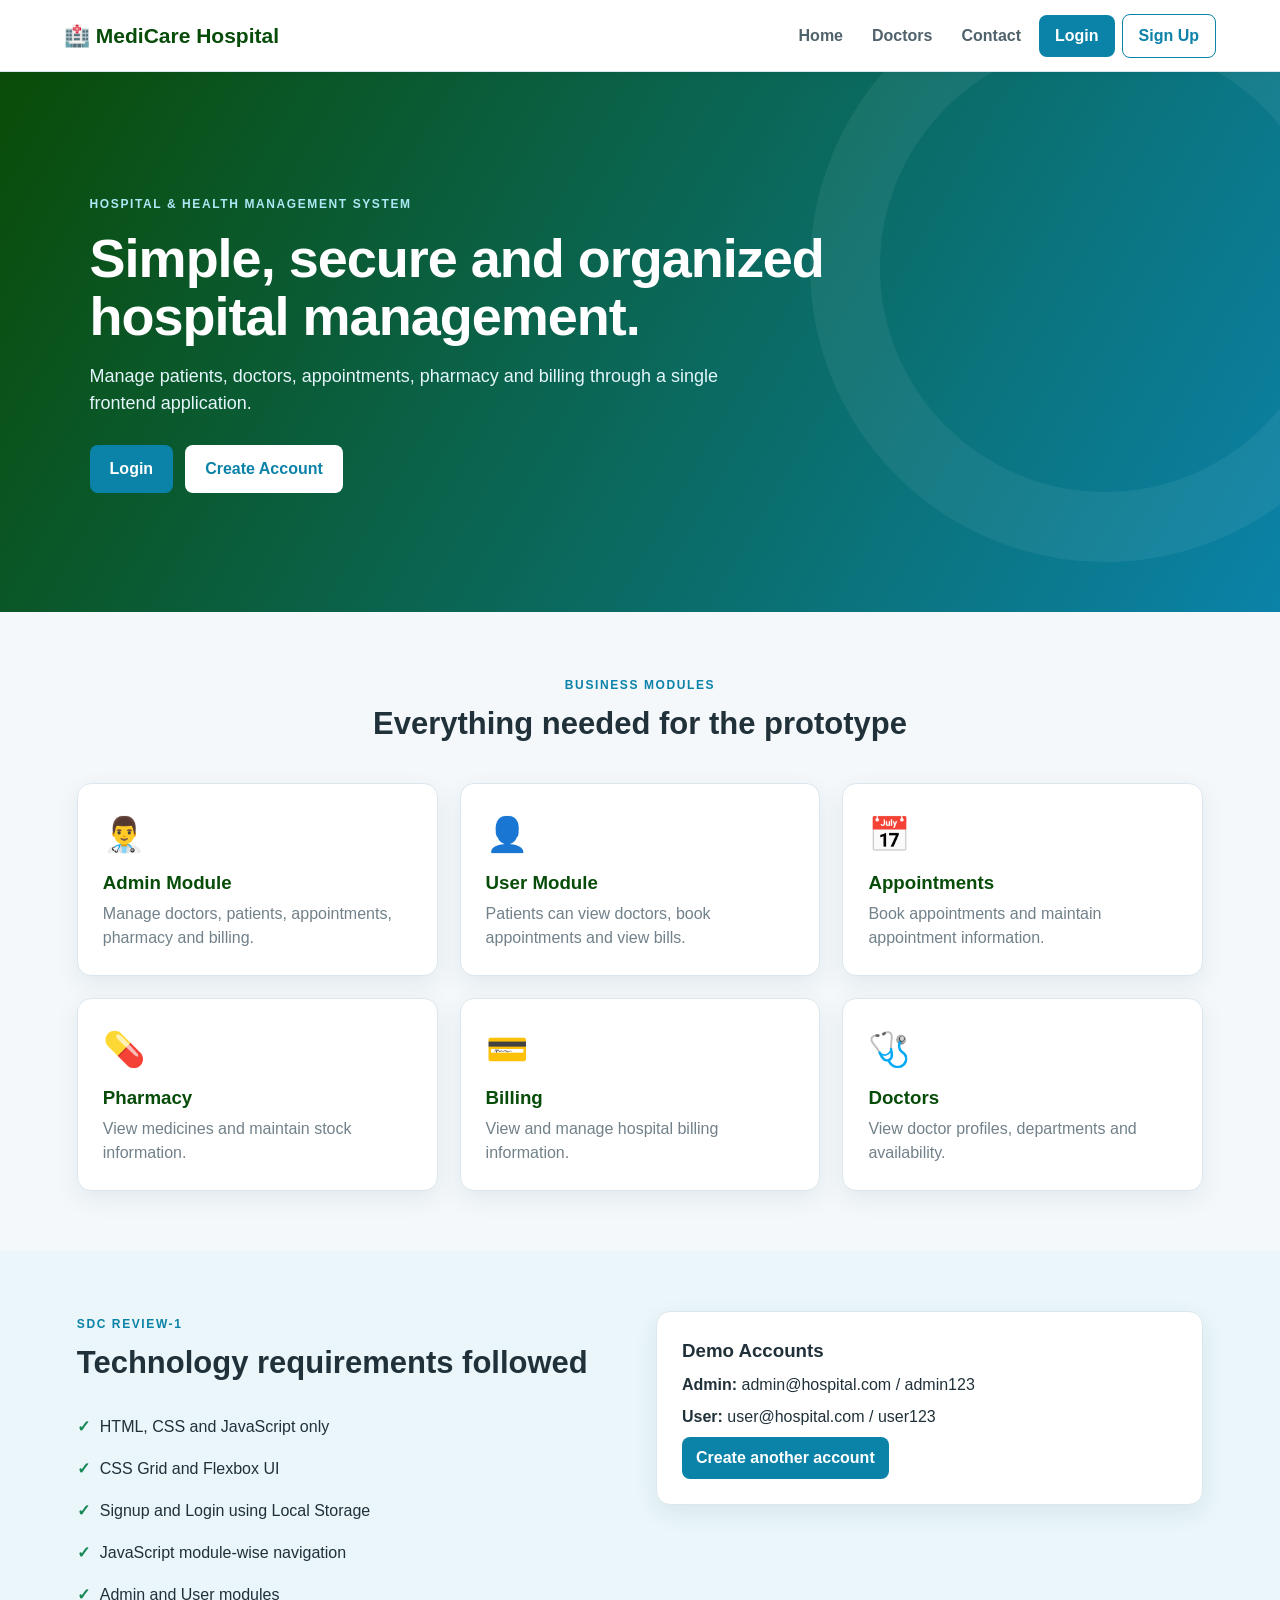
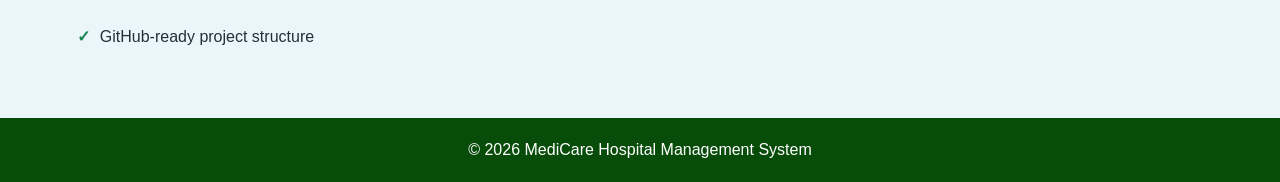
<file: Hospital-Management-System/index.html>
<!DOCTYPE html>
<html lang="en">
<head>
  <meta charset="UTF-8">
  <meta name="viewport" content="width=device-width, initial-scale=1.0">
  <title>MediCare Hospital | Home</title>
  <link rel="stylesheet" href="css/style.css">
</head>
<body>
<header class="navbar">
  <a class="brand" href="index.html">🏥 MediCare Hospital</a>
  <nav>
    <a href="index.html">Home</a>
    <a href="doctors.html">Doctors</a>
    <a href="contact.html">Contact</a>
    <a class="nav-btn" href="login.html">Login</a>
    <a class="nav-btn outline" href="signup.html">Sign Up</a>
  </nav>
</header>

<section class="hero">
  <div class="hero-content">
    <span class="eyebrow">Hospital & Health Management System</span>
    <h1>Simple, secure and organized hospital management.</h1>
    <p>Manage patients, doctors, appointments, pharmacy and billing through a single frontend application.</p>
    <div class="actions">
      <a class="btn" href="login.html">Login</a>
      <a class="btn secondary" href="signup.html">Create Account</a>
    </div>
  </div>
</section>

<section class="section">
  <div class="section-title">
    <span class="eyebrow">Business Modules</span>
    <h2>Everything needed for the prototype</h2>
  </div>
  <div class="grid-3">
    <article class="card"><div class="icon">👨‍⚕️</div><h3>Admin Module</h3><p>Manage doctors, patients, appointments, pharmacy and billing.</p></article>
    <article class="card"><div class="icon">👤</div><h3>User Module</h3><p>Patients can view doctors, book appointments and view bills.</p></article>
    <article class="card"><div class="icon">📅</div><h3>Appointments</h3><p>Book appointments and maintain appointment information.</p></article>
    <article class="card"><div class="icon">💊</div><h3>Pharmacy</h3><p>View medicines and maintain stock information.</p></article>
    <article class="card"><div class="icon">💳</div><h3>Billing</h3><p>View and manage hospital billing information.</p></article>
    <article class="card"><div class="icon">🩺</div><h3>Doctors</h3><p>View doctor profiles, departments and availability.</p></article>
  </div>
</section>

<section class="section light">
  <div class="two-col">
    <div>
      <span class="eyebrow">SDC Review-1</span>
      <h2>Technology requirements followed</h2>
      <ul class="check-list">
        <li>HTML, CSS and JavaScript only</li>
        <li>CSS Grid and Flexbox UI</li>
        <li>Signup and Login using Local Storage</li>
        <li>JavaScript module-wise navigation</li>
        <li>Admin and User modules</li>
        <li>GitHub-ready project structure</li>
      </ul>
    </div>
    <div class="info-panel">
      <h3>Demo Accounts</h3>
      <p><strong>Admin:</strong> admin@hospital.com / admin123</p>
      <p><strong>User:</strong> user@hospital.com / user123</p>
      <a class="btn small" href="signup.html">Create another account</a>
    </div>
  </div>
</section>

<footer>© 2026 MediCare Hospital Management System</footer>
<script src="js/script.js"></script>
</body>
</html>
</file>
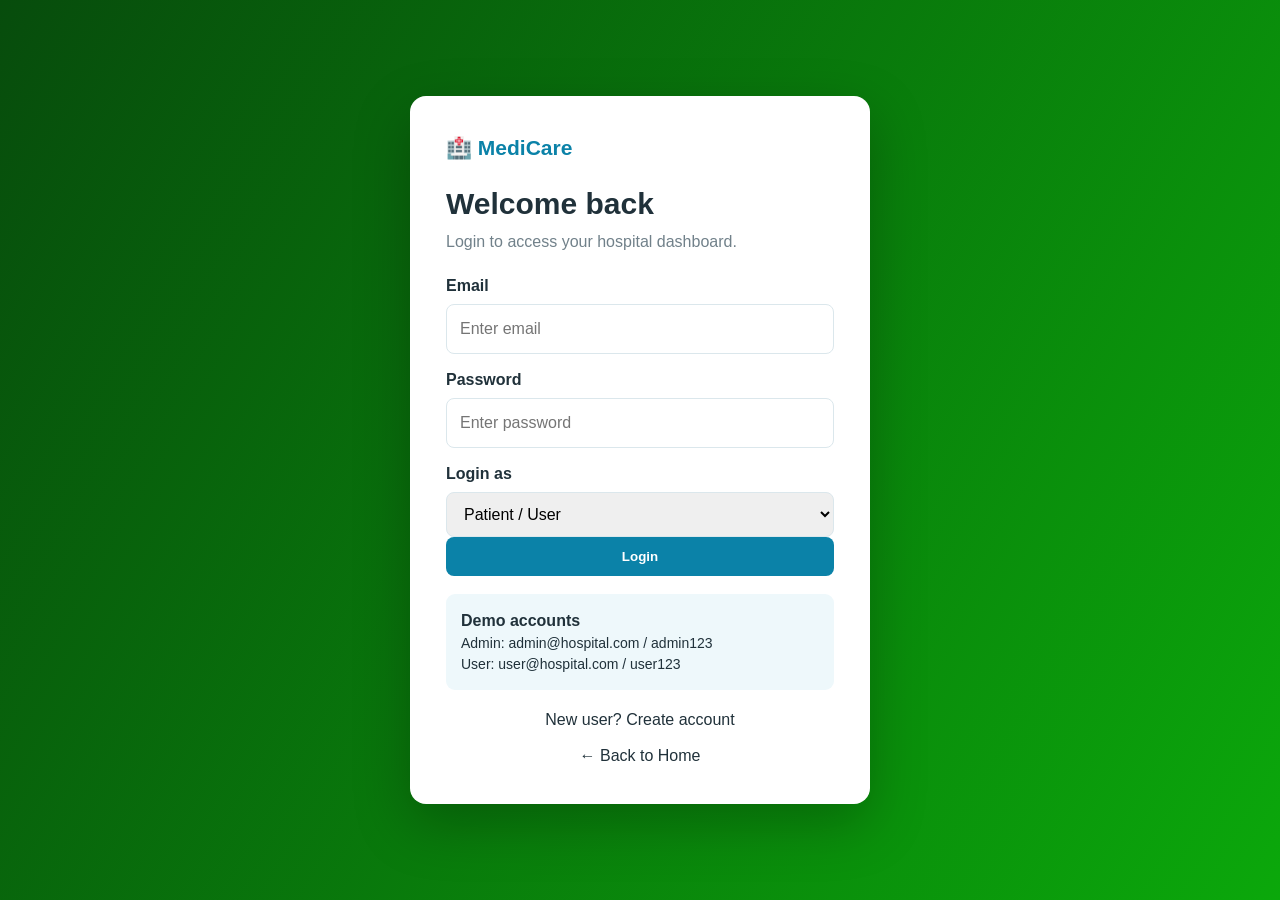
<file: Hospital-Management-System/admin.html>
<!DOCTYPE html>
<html lang="en">
<head>
<meta charset="UTF-8">
<meta name="viewport" content="width=device-width, initial-scale=1.0">
<title>Administrator Dashboard | MediCare Hospital</title>
<link rel="stylesheet" href="css/style.css">
</head>
<body>
<header class="navbar"><a class="brand" href="index.html">🏥 MediCare Admin</a><nav><a href="admin.html">Dashboard</a><a href="doctors.html">Doctors</a><a href="patients.html">Patients</a><a href="appointments.html">Appointments</a><a href="pharmacy.html">Pharmacy</a><a href="billing.html">Billing</a><button class="logout-btn" onclick="logout()">Logout</button></nav></header>
<main class="section dashboard-page">
  <div class="page-head"><div><span class="eyebrow">Admin Module</span><h1>Administrator Dashboard</h1><p class="muted">Manage the major hospital business modules.</p></div><div id="sessionUser" class="user-chip"></div></div>
  <div class="stats-grid">
    <div class="stat"><span>👨‍⚕️ Doctors</span><strong id="doctorCount">0</strong></div>
    <div class="stat"><span>👤 Patients</span><strong id="patientCount">0</strong></div>
    <div class="stat"><span>📅 Appointments</span><strong id="appointmentCount">0</strong></div>
    <div class="stat"><span>💊 Medicines</span><strong id="medicineCount">0</strong></div>
  </div>
  <div class="grid-3">
    <a class="card link-card" href="doctors.html"><div class="icon">👨‍⚕️</div><h3>Doctor Management</h3><p>Add and view doctors.</p></a>
    <a class="card link-card" href="patients.html"><div class="icon">👤</div><h3>Patient Management</h3><p>View registered patients.</p></a>
    <a class="card link-card" href="appointments.html"><div class="icon">📅</div><h3>Appointment Management</h3><p>View and manage appointments.</p></a>
    <a class="card link-card" href="pharmacy.html"><div class="icon">💊</div><h3>Pharmacy</h3><p>Manage medicine stock.</p></a>
    <a class="card link-card" href="billing.html"><div class="icon">💳</div><h3>Billing</h3><p>View hospital bills.</p></a>
  </div>
</main>
<script src="js/script.js"></script>
<script>protectPage("admin"); renderAdminStats();</script>
</body></html>
</html>
</file>
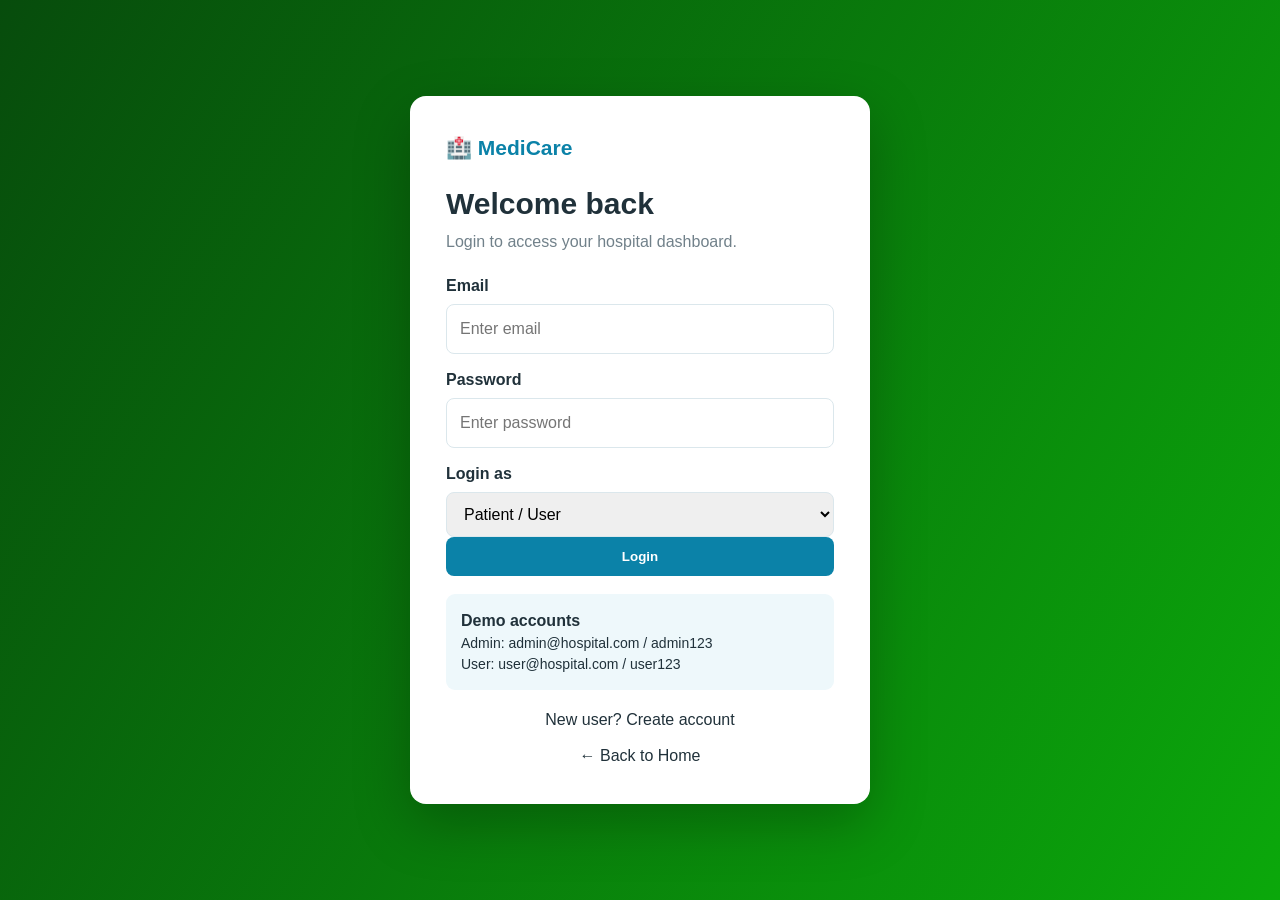
<file: Hospital-Management-System/appointments.html>
<!DOCTYPE html>
<html lang="en"><head><meta charset="UTF-8"><meta name="viewport" content="width=device-width,initial-scale=1.0">
<title>Appointments | MediCare</title><link rel="stylesheet" href="css/style.css"></head>
<body>
<header class="navbar"><a class="brand" href="index.html">🏥 MediCare </a><nav><a href="admin.html">Admin</a><a href="user.html">User</a><a href="doctors.html">Doctors</a><a href="pharmacy.html">Pharmacy</a><button class="logout-btn" onclick="logout()">Logout</button></nav></header>
<main class="section dashboard-page">
<div class="page-head"><div><span class="eyebrow">Appointment Module</span><h1>Appointments</h1><p class="muted">Book and manage appointments.</p></div></div>
<div class="form-card">
<h3>Book Appointment</h3>
<form id="appointmentForm" class="form-grid">
<input id="appointmentPatient" placeholder="Patient name" required>
<select id="appointmentDoctor" required></select>
<input id="appointmentDate" type="date" required>
<input id="appointmentTime" type="time" required>
<button class="btn" type="submit">Book Appointment</button>
</form></div>
<div class="table-wrap"><table><thead><tr><th>Patient</th><th>Doctor</th><th>Date</th><th>Time</th><th>Status</th></tr></thead><tbody id="appointmentTable"></tbody></table></div>
</main><script src="js/script.js"></script><script>protectPage(); renderAppointmentDoctors(); renderAppointments(); setupAppointmentForm();</script>
</body></html>
</file>
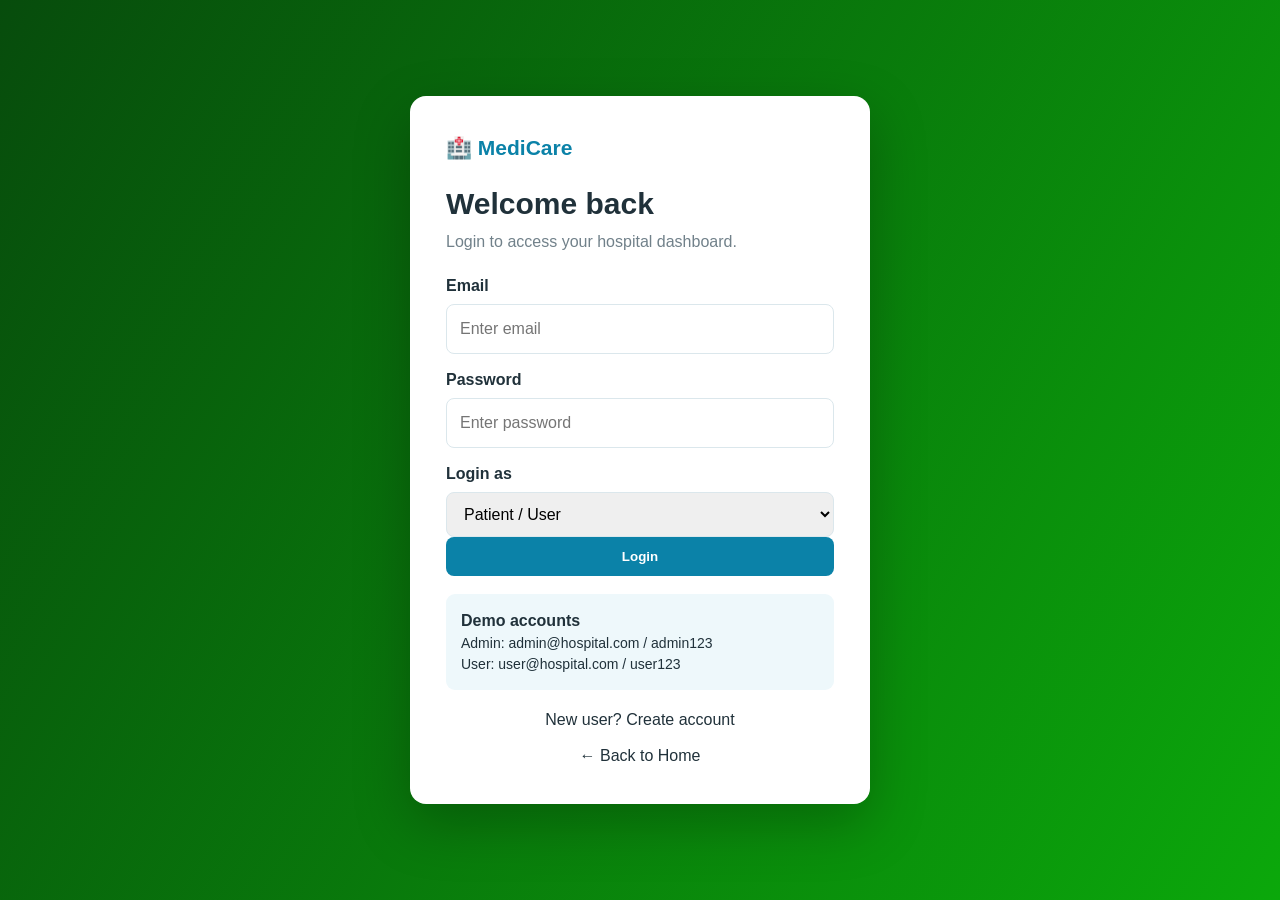
<file: Hospital-Management-System/billing.html>
<!DOCTYPE html>
<html lang="en"><head><meta charset="UTF-8"><meta name="viewport" content="width=device-width,initial-scale=1.0">
<title>Billing | MediCare</title><link rel="stylesheet" href="css/style.css"></head>
<body>
<header class="navbar"><a class="brand" href="index.html">🏥 MediCare </a><nav><a href="admin.html">Admin</a><a href="user.html">User</a><a href="appointments.html">Appointments</a><a href="#">Logout</a><button class="logout-btn" onclick="logout()">Logout</button></nav></header>
<main class="section dashboard-page">
<div class="page-head"><div><span class="eyebrow">Billing Module</span><h1>Hospital Billing</h1><p class="muted">Sample billing records for demonstration.</p></div></div>
<div class="table-wrap"><table><thead><tr><th>Bill ID</th><th>Patient</th><th>Service</th><th>Amount</th><th>Status</th></tr></thead>
<tbody>
<tr><td>B001</td><td>Rahul Kumar</td><td>Consultation</td><td>₹500</td><td><span class="status paid">Paid</span></td></tr>
<tr><td>B002</td><td>Sneha Reddy</td><td>Lab Test</td><td>₹1,200</td><td><span class="status pending">Pending</span></td></tr>
<tr><td>B003</td><td>Arjun Rao</td><td>Hospital Service</td><td>₹2,500</td><td><span class="status paid">Paid</span></td></tr>
</tbody></table></div>
</main><script src="js/script.js"></script><script>protectPage();</script>
</body></html>
</file>
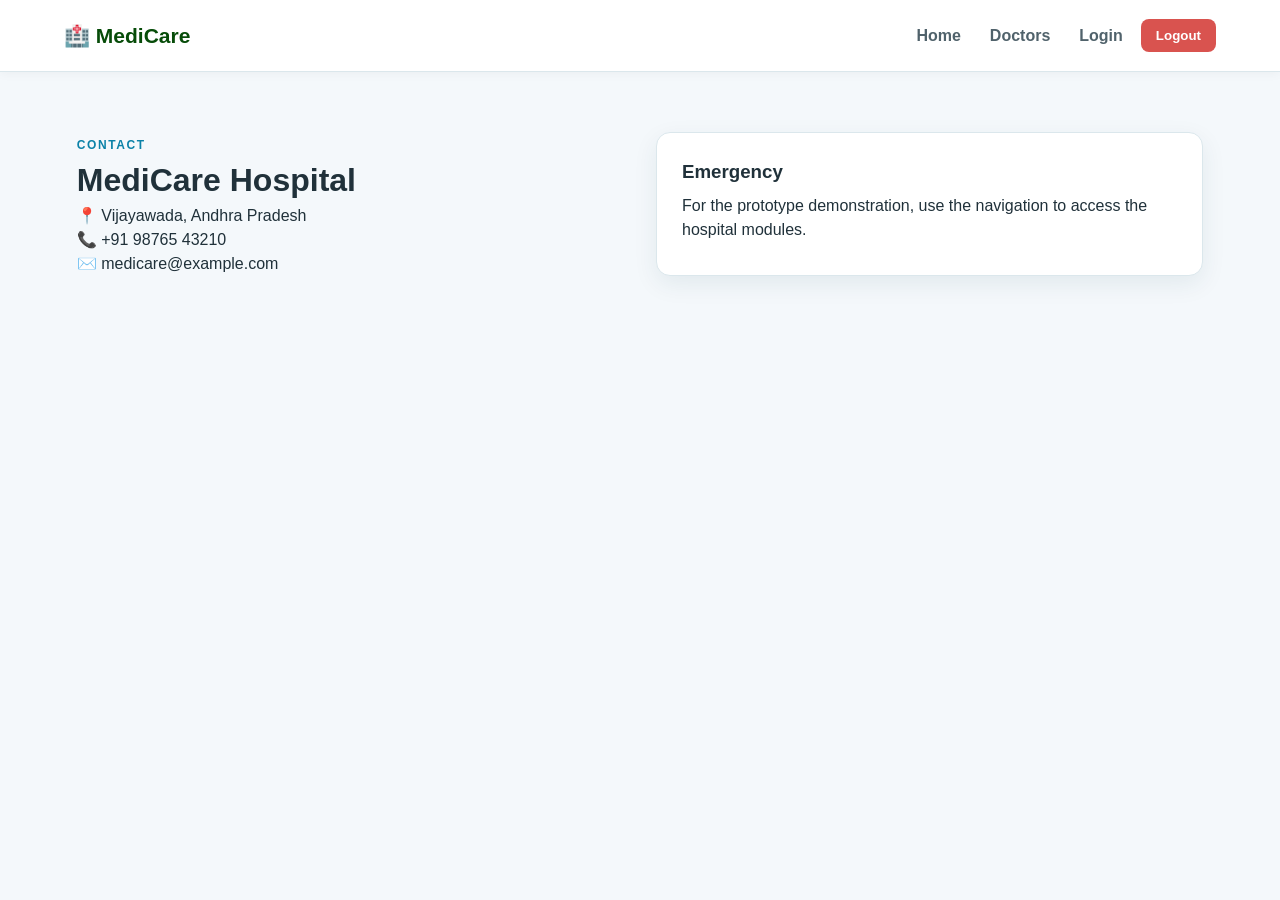
<file: Hospital-Management-System/contact.html>
<!DOCTYPE html>
<html lang="en"><head><meta charset="UTF-8"><meta name="viewport" content="width=device-width,initial-scale=1.0">
<title>Contact | MediCare</title><link rel="stylesheet" href="css/style.css"></head>
<body>
<header class="navbar"><a class="brand" href="index.html">🏥 MediCare </a><nav><a href="index.html">Home</a><a href="doctors.html">Doctors</a><a href="login.html">Login</a><button class="logout-btn" onclick="logout()">Logout</button></nav></header>
<main class="section dashboard-page">
<div class="two-col">
<div><span class="eyebrow">Contact</span><h1>MediCare Hospital</h1><p>📍 Vijayawada, Andhra Pradesh</p><p>📞 +91 98765 43210</p><p>✉️ medicare@example.com</p></div>
<div class="info-panel"><h3>Emergency</h3><p>For the prototype demonstration, use the navigation to access the hospital modules.</p></div>
</div></main>
</body></html>
</file>
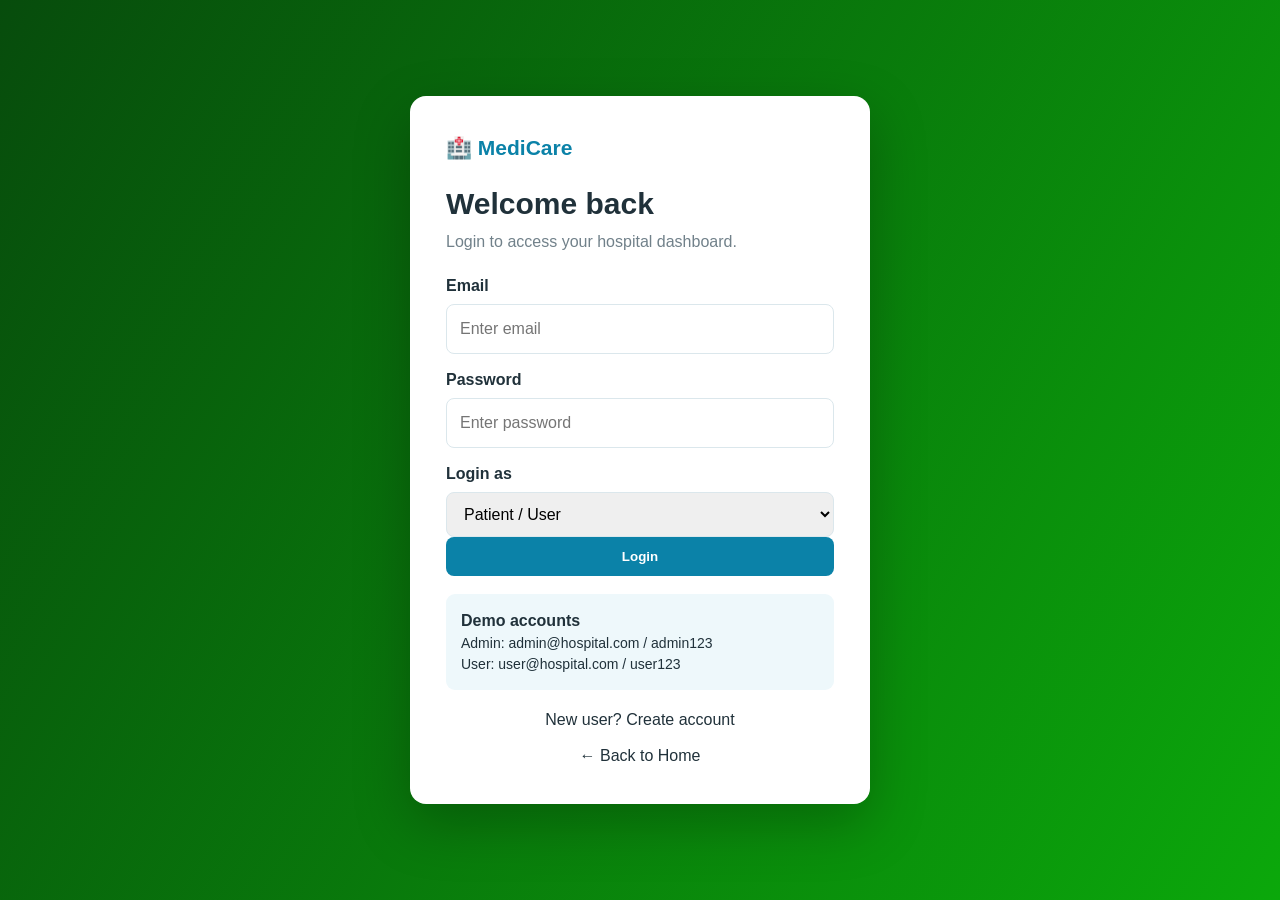
<file: Hospital-Management-System/doctors.html>
<!DOCTYPE html>
<html lang="en"><head><meta charset="UTF-8"><meta name="viewport" content="width=device-width,initial-scale=1.0">
<title>Doctors | MediCare</title><link rel="stylesheet" href="css/style.css"></head>
<body>
<header class="navbar"><a class="brand" href="index.html">🏥 MediCare </a><nav><a href="index.html">Home</a><a href="admin.html">Dashboard</a><a href="user.html">User</a><a href="appointments.html">Appointments</a><button class="logout-btn" onclick="logout()">Logout</button></nav></header>
<main class="section dashboard-page">
<div class="page-head"><div><span class="eyebrow">Doctor Module</span><h1>Doctor Management</h1><p class="muted">Admin can add doctors; users can view them.</p></div></div>
<div class="form-card admin-only">
<h3>Add Doctor</h3>
<form id="doctorForm" class="form-grid">
<input id="doctorName" placeholder="Doctor name" required>
<input id="doctorDept" placeholder="Department" required>
<input id="doctorExp" type="number" min="0" placeholder="Experience (years)" required>
<button class="btn" type="submit">Add Doctor</button>
</form></div>
<div class="table-wrap"><table><thead><tr><th>Name</th><th>Department</th><th>Experience</th><th>Status</th></tr></thead><tbody id="doctorTable"></tbody></table></div>
</main><script src="js/script.js"></script><script>protectPage(); renderDoctors(); setupDoctorForm();</script>
</body></html>
</file>
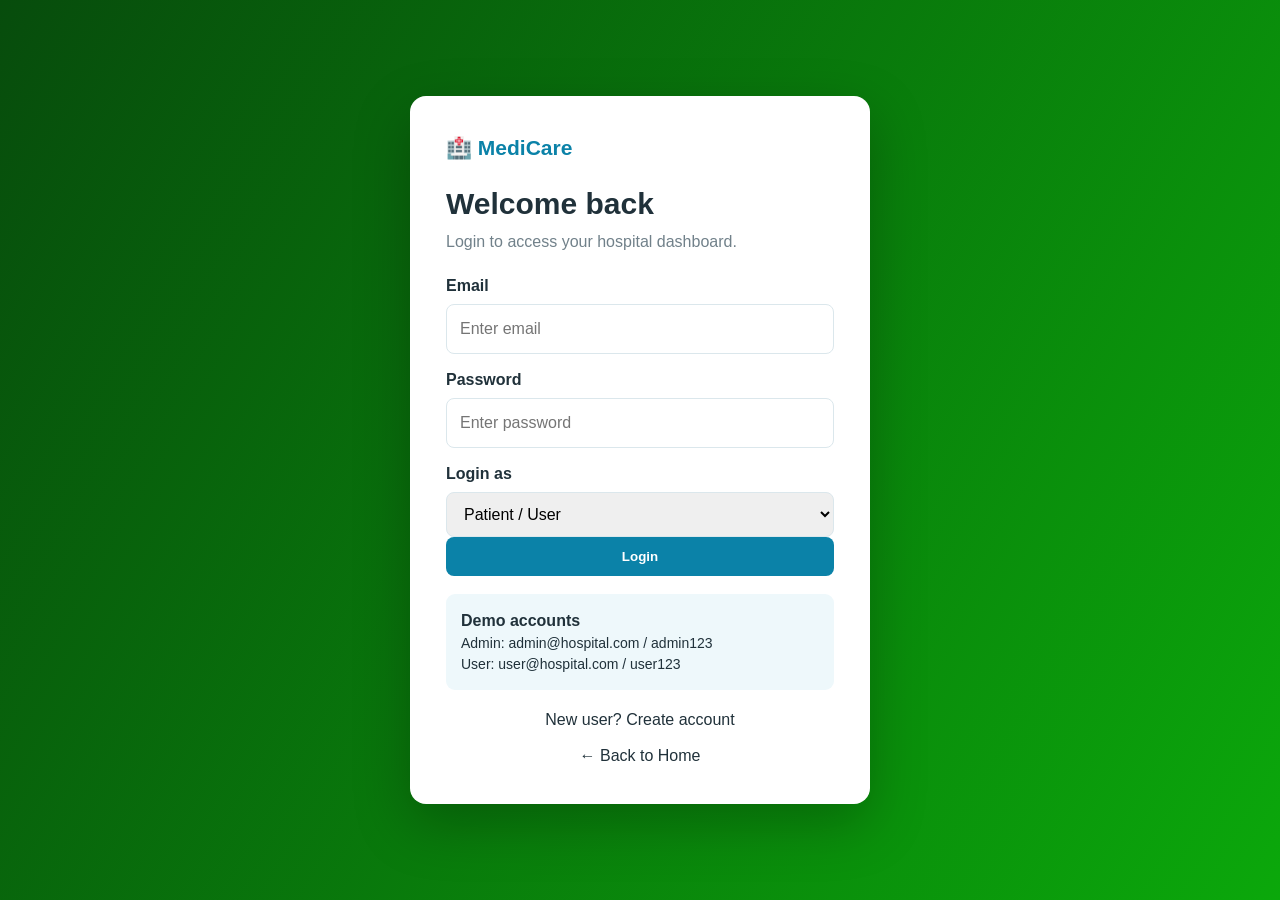
<file: Hospital-Management-System/login.html>
<!DOCTYPE html>
<html lang="en">
<head>
<meta charset="UTF-8"><meta name="viewport" content="width=device-width, initial-scale=1.0">
<title>Login | MediCare</title><link rel="stylesheet" href="css/style.css">
</head>
<body class="auth-bg">
<div class="auth-wrap">
  <div class="auth-card">
    <a class="brand dark" href="index.html">🏥 MediCare</a>
    <h1>Welcome back</h1>
    <p class="muted">Login to access your hospital dashboard.</p>
    <div id="message" class="message hidden"></div>
    <form id="loginForm">
      <label>Email</label>
      <input id="loginEmail" type="email" placeholder="Enter email" required>
      <label>Password</label>
      <input id="loginPassword" type="password" placeholder="Enter password" required>
      <label>Login as</label>
      <select id="loginRole">
        <option value="user">Patient / User</option>
        <option value="admin">Administrator</option>
      </select>
      <button class="btn full" type="submit">Login</button>
    </form>
    <div class="demo-box">
      <strong>Demo accounts</strong>
      <p>Admin: admin@hospital.com / admin123</p>
      <p>User: user@hospital.com / user123</p>
    </div>
    <p class="center">New user? <a href="signup.html">Create account</a></p>
    <p class="center"><a href="index.html">← Back to Home</a></p>
  </div>
</div>
<script src="js/script.js"></script>
</body>
</html>
</file>
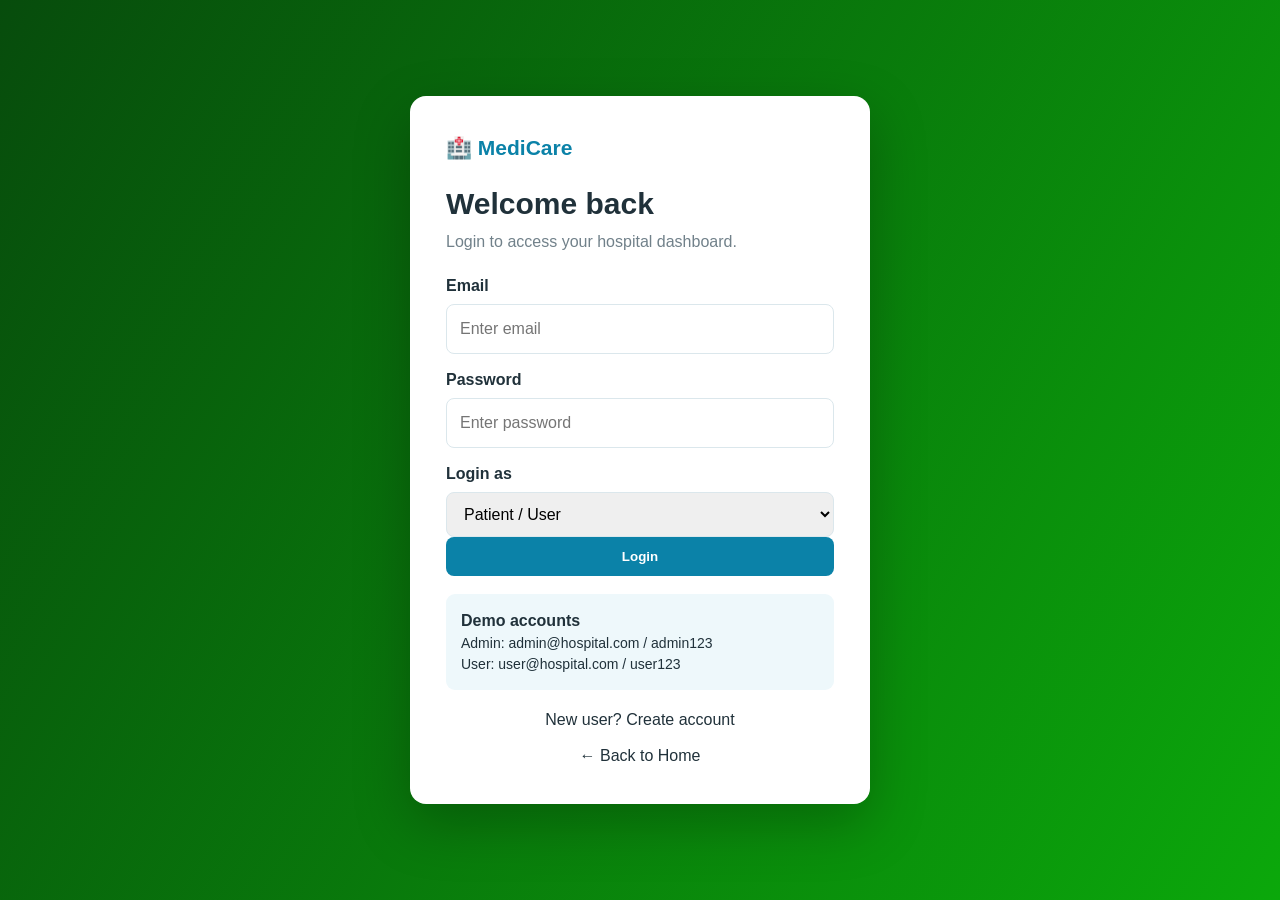
<file: Hospital-Management-System/patients.html>
<!DOCTYPE html>
<html lang="en"><head><meta charset="UTF-8"><meta name="viewport" content="width=device-width,initial-scale=1.0">
<title>Patients | MediCare</title><link rel="stylesheet" href="css/style.css"></head>
<body>
<header class="navbar"><a class="brand" href="index.html">🏥 MediCare </a><nav><a href="admin.html">Admin</a><a href="doctors.html">Doctors</a><a href="appointments.html">Appointments</a><a href="#">Logout</a><button class="logout-btn" onclick="logout()">Logout</button></nav></header>
<main class="section dashboard-page">
<div class="page-head"><div><span class="eyebrow">Patient Module</span><h1>Patient Management</h1><p class="muted">Registered users are displayed here.</p></div></div>
<div class="table-wrap"><table><thead><tr><th>Name</th><th>Email</th><th>Role</th></tr></thead><tbody id="patientTable"></tbody></table></div>
</main><script src="js/script.js"></script><script>protectPage("admin"); renderPatients();</script>
</body></html>
</file>
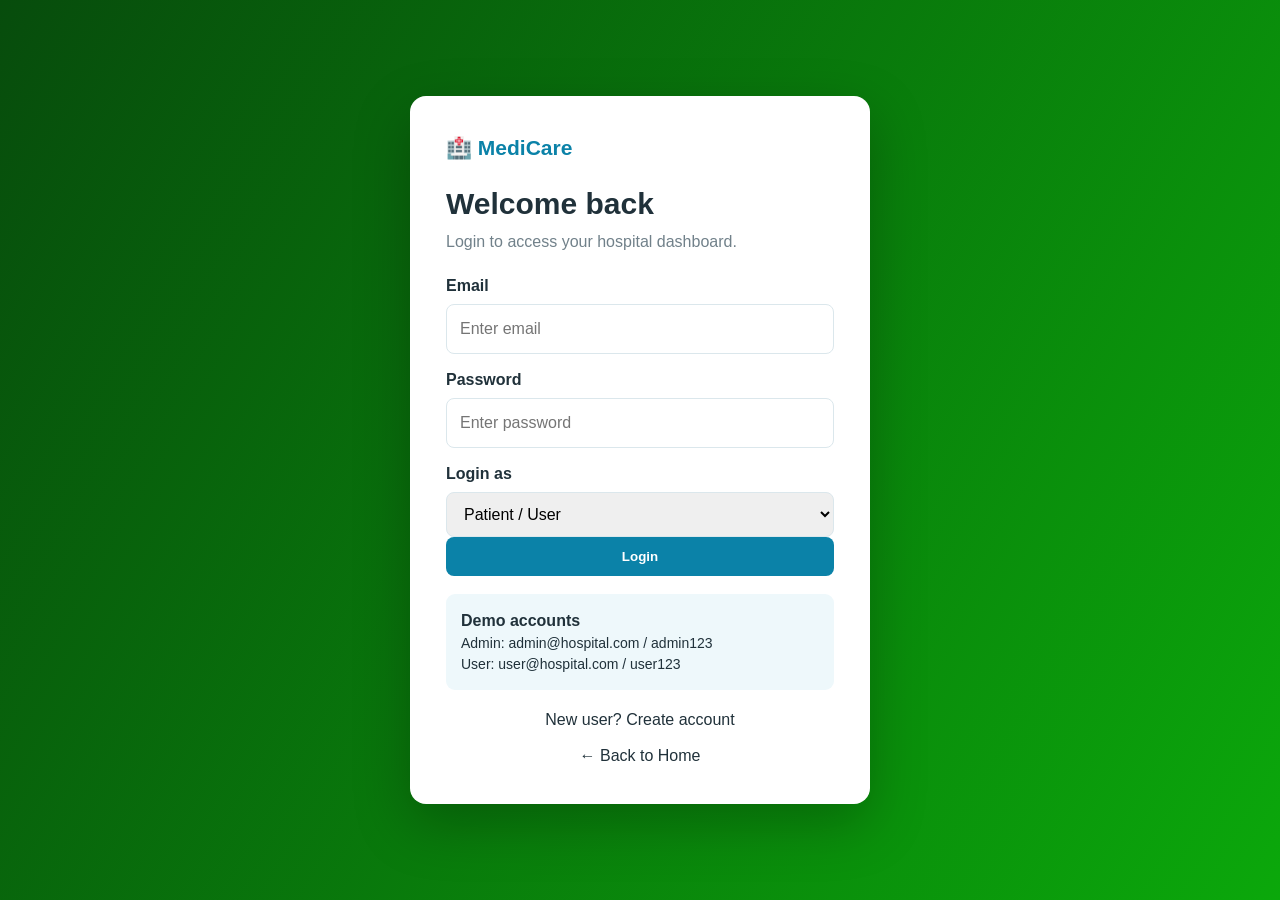
<file: Hospital-Management-System/pharmacy.html>
<!DOCTYPE html>
<html lang="en"><head><meta charset="UTF-8"><meta name="viewport" content="width=device-width,initial-scale=1.0">
<title>Pharmacy | MediCare</title><link rel="stylesheet" href="css/style.css"></head>
<body>
<header class="navbar"><a class="brand" href="index.html">🏥 MediCare </a><nav><a href="admin.html">Admin</a><a href="user.html">User</a><a href="appointments.html">Appointments</a><a href="billing.html">Billing</a><button class="logout-btn" onclick="logout()">Logout</button></nav></header>
<main class="section dashboard-page">
<div class="page-head"><div><span class="eyebrow">Pharmacy Module</span><h1>Pharmacy Management</h1><p class="muted">Medicine inventory for the prototype.</p></div></div>
<div class="form-card admin-only">
<h3>Add Medicine</h3>
<form id="medicineForm" class="form-grid">
<input id="medicineName" placeholder="Medicine name" required>
<input id="medicineCategory" placeholder="Category" required>
<input id="medicineStock" type="number" min="0" placeholder="Stock" required>
<input id="medicinePrice" type="number" min="0" placeholder="Price" required>
<button class="btn" type="submit">Add Medicine</button>
</form></div>
<div class="table-wrap"><table><thead><tr><th>Medicine</th><th>Category</th><th>Stock</th><th>Price</th></tr></thead><tbody id="medicineTable"></tbody></table></div>
</main><script src="js/script.js"></script><script>protectPage(); renderMedicines(); setupMedicineForm();</script>
</body></html>
</file>
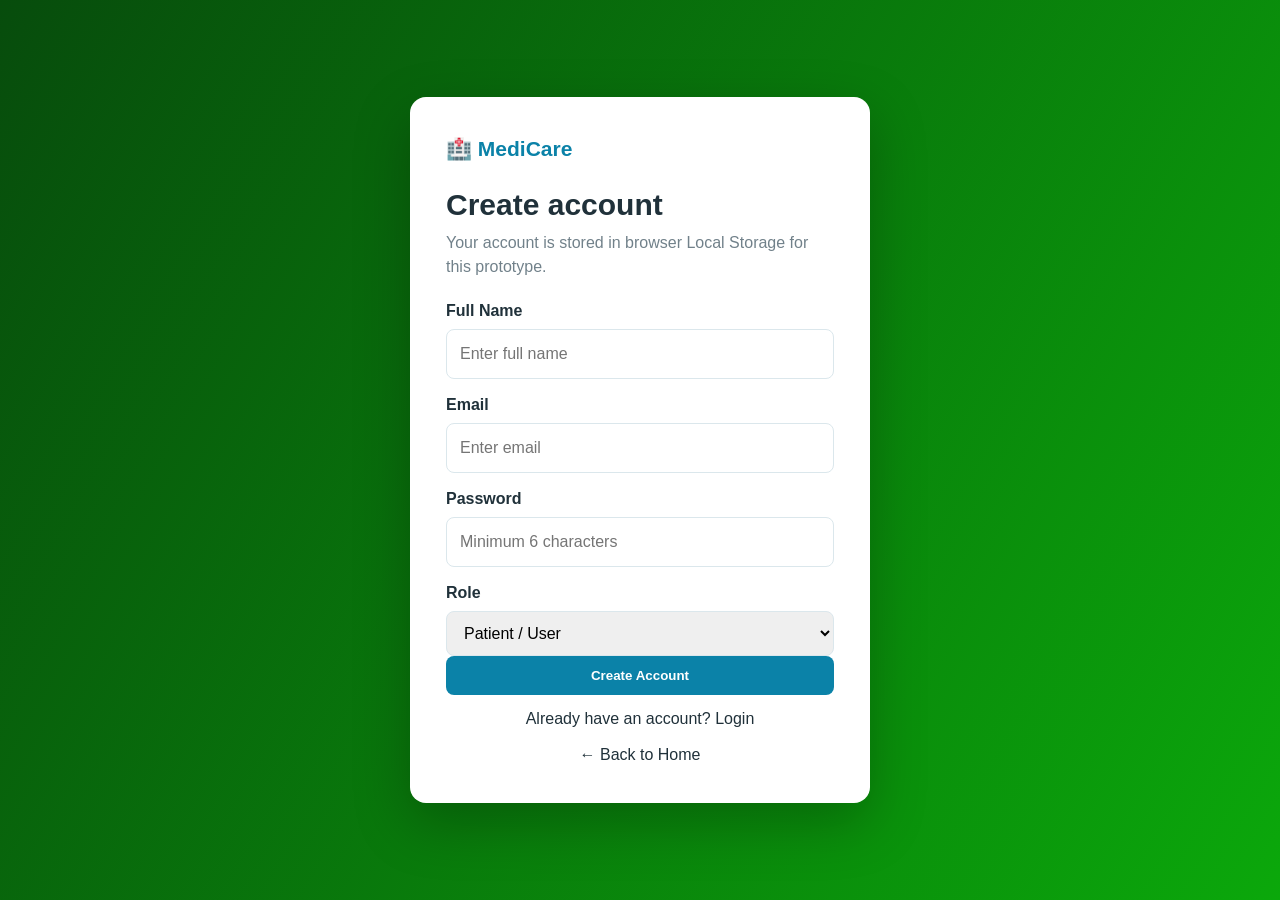
<file: Hospital-Management-System/signup.html>
<!DOCTYPE html>
<html lang="en">
<head>
<meta charset="UTF-8"><meta name="viewport" content="width=device-width, initial-scale=1.0">
<title>Sign Up | MediCare</title><link rel="stylesheet" href="css/style.css">
</head>
<body class="auth-bg">
<div class="auth-wrap">
  <div class="auth-card">
    <a class="brand dark" href="index.html">🏥 MediCare</a>
    <h1>Create account</h1>
    <p class="muted">Your account is stored in browser Local Storage for this prototype.</p>
    <div id="message" class="message hidden"></div>
    <form id="signupForm">
      <label>Full Name</label>
      <input id="signupName" type="text" placeholder="Enter full name" required>
      <label>Email</label>
      <input id="signupEmail" type="email" placeholder="Enter email" required>
      <label>Password</label>
      <input id="signupPassword" type="password" minlength="6" placeholder="Minimum 6 characters" required>
      <label>Role</label>
      <select id="signupRole">
        <option value="user">Patient / User</option>
        <option value="admin">Administrator</option>
      </select>
      <button class="btn full" type="submit">Create Account</button>
    </form>
    <p class="center">Already have an account? <a href="login.html">Login</a></p>
    <p class="center"><a href="index.html">← Back to Home</a></p>
  </div>
</div>
<script src="js/script.js"></script>
</body>
</html>
</file>
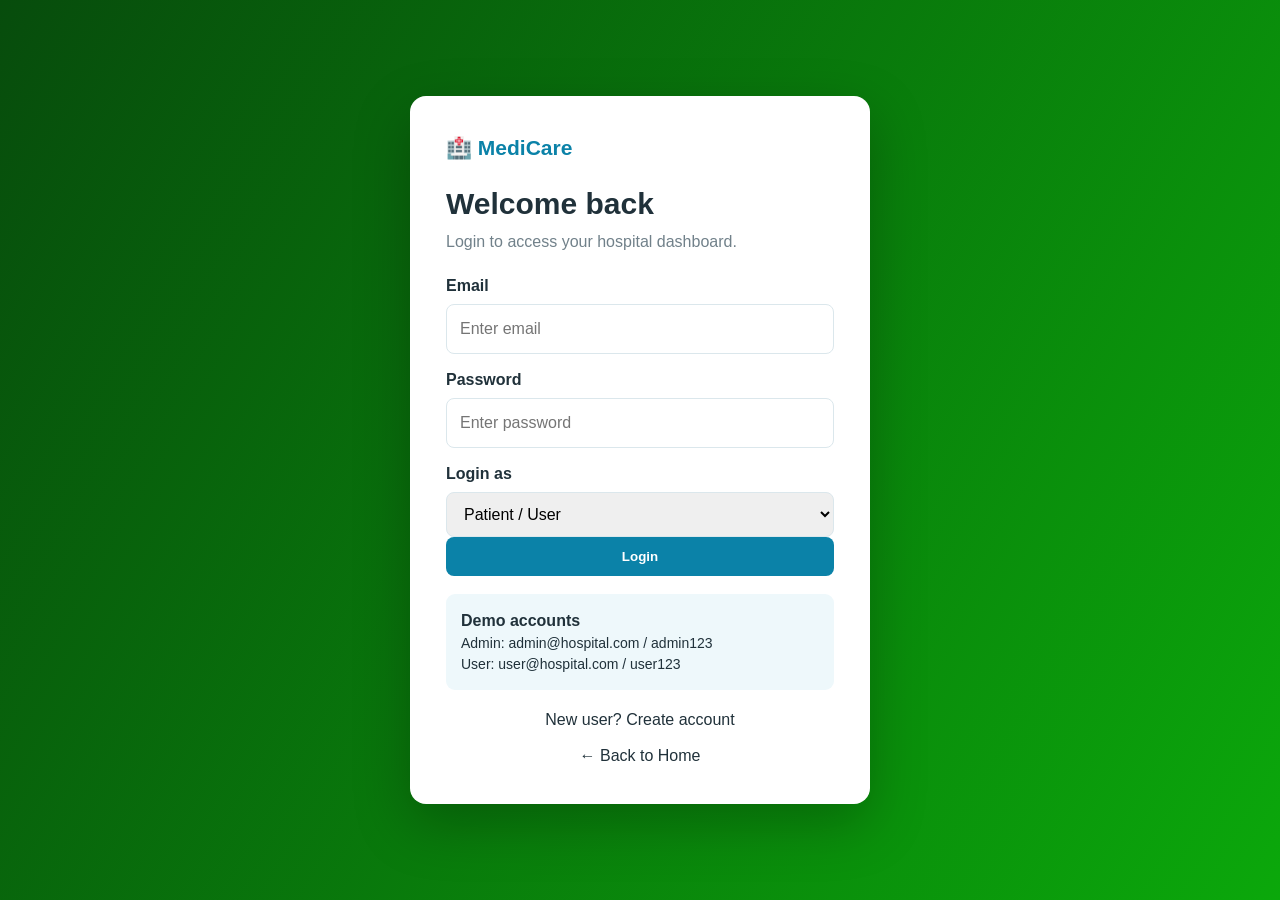
<file: Hospital-Management-System/user.html>
<!DOCTYPE html>
<html lang="en">
<head>
<meta charset="UTF-8">
<meta name="viewport" content="width=device-width, initial-scale=1.0">
<title>Patient Portal | MediCare Hospital</title>
<link rel="stylesheet" href="css/style.css">
</head>
<body>
<header class="navbar"><a class="brand" href="index.html">🏥 MediCare Patient Portal</a><nav><a href="user.html">Dashboard</a><a href="doctors.html">Doctors</a><a href="appointments.html">Appointments</a><a href="pharmacy.html">Pharmacy</a><a href="billing.html">Billing</a><button class="logout-btn" onclick="logout()">Logout</button></nav></header>
<main class="section dashboard-page">
  <div class="page-head"><div><span class="eyebrow">User Module</span><h1>Patient Dashboard</h1><p class="muted">Book appointments and view hospital information.</p></div><div id="sessionUser" class="user-chip"></div></div>
  <div class="grid-3">
    <a class="card link-card" href="doctors.html"><div class="icon">👨‍⚕️</div><h3>Find a Doctor</h3><p>View available doctors and departments.</p></a>
    <a class="card link-card" href="appointments.html"><div class="icon">📅</div><h3>Book Appointment</h3><p>Choose a doctor and appointment time.</p></a>
    <a class="card link-card" href="pharmacy.html"><div class="icon">💊</div><h3>Pharmacy</h3><p>View medicines and stock information.</p></a>
    <a class="card link-card" href="billing.html"><div class="icon">💳</div><h3>My Billing</h3><p>View sample hospital billing records.</p></a>
  </div>
</main>
<script src="js/script.js"></script>
<script>protectPage("user"); showSessionUser();</script>
</body></html>
</html>
</file>
<file: Hospital-Management-System/css/style.css>
*{box-sizing:border-box;margin:0;padding:0}
:root{--primary:#0b82a8;--primary-dark:#14d24d;--navy:#074c09;--bg:#f4f8fb;--white:#fff;--text:#20313a;--muted:#71818a;--border:#dbe7ec;--success:#168653;--danger:#d9534f;--shadow:0 8px 24px rgba(8,63,82,.08)}
html{scroll-behavior:smooth} body{font-family:Inter,Segoe UI,Arial,sans-serif;background:var(--bg);color:var(--text);line-height:1.5}
a{text-decoration:none;color:inherit}.navbar{height:72px;background:var(--white);border-bottom:1px solid var(--border);display:flex;align-items:center;justify-content:space-between;padding:0 5%;position:sticky;top:0;z-index:20;box-shadow:0 2px 10px rgba(0,0,0,.04)}
.brand{font-size:21px;font-weight:800;color:var(--navy);white-space:nowrap}.navbar nav{display:flex;align-items:center;gap:7px;flex-wrap:wrap}.navbar nav a{color:#50626b;font-weight:650;padding:9px 11px;border-radius:8px}.navbar nav a:hover{background:#eef8fb;color:var(--primary)}
.nav-btn{background:var(--primary)!important;color:#fff!important;padding:9px 16px!important}.nav-btn.outline{background:#fff!important;border:1px solid var(--primary);color:var(--primary)!important}.logout-btn{border:0;background:var(--danger);color:#fff;padding:9px 15px;border-radius:8px;font-weight:700;cursor:pointer}
.hero{min-height:540px;display:flex;align-items:center;background:linear-gradient(120deg,#0a4c07,#0b82a8);color:#fff;padding:70px 7%;position:relative;overflow:hidden}.hero:after{content:"";position:absolute;width:450px;height:450px;border-radius:50%;border:70px solid rgba(255,255,255,.06);right:-120px;top:-100px}.hero-content{max-width:820px;position:relative;z-index:2}.eyebrow{text-transform:uppercase;letter-spacing:1.6px;font-size:12px;font-weight:800;color:#0b82a8}.hero .eyebrow{color:#aee8f6}.hero h1{font-size:54px;line-height:1.08;margin:14px 0 18px;letter-spacing:-1px}.hero p{font-size:18px;max-width:680px;color:#e4f6fb}.actions{display:flex;gap:12px;flex-wrap:wrap;margin-top:28px}.btn{display:inline-block;border:0;background:var(--primary);color:#fff;padding:12px 20px;border-radius:8px;font-weight:800;cursor:pointer;transition:.2s}.btn:hover{transform:translateY(-1px);filter:brightness(.95)}.btn.secondary{background:#fff;color:var(--primary)}.btn.small{padding:9px 14px}.btn.full{width:100%;text-align:center}
.section{padding:60px 6%}.section.light{background:#eaf6f9}.section-title{text-align:center;margin-bottom:35px}.section h2{font-size:31px;margin:5px 0 20px}.grid-3{display:grid;grid-template-columns:repeat(3,1fr);gap:22px}.card{background:#fff;padding:25px;border-radius:14px;box-shadow:var(--shadow);border:1px solid var(--border)}.card h3{margin:9px 0 5px;color:var(--navy)}.card p{color:var(--muted)}.icon{font-size:34px}.link-card{display:block;transition:.2s}.link-card:hover{transform:translateY(-4px);box-shadow:0 12px 28px rgba(8,63,82,.13)}
.two-col{display:grid;grid-template-columns:1fr 1fr;gap:32px;align-items:start}.check-list{list-style:none;margin-top:15px}.check-list li{padding:9px 0}.check-list li:before{content:"✓";color:var(--success);font-weight:900;margin-right:10px}.info-panel{background:#fff;padding:25px;border-radius:14px;border:1px solid var(--border);box-shadow:var(--shadow)}.info-panel p{margin:8px 0}footer{background:var(--navy);color:#fff;text-align:center;padding:20px}
.auth-bg{min-height:100vh;background:linear-gradient(120deg,#074c0c,#0ba80b);display:flex;align-items:center;justify-content:center;padding:25px}.auth-wrap{width:100%;max-width:460px}.auth-card{background:#fff;border-radius:16px;padding:36px;box-shadow:0 20px 55px rgba(0,0,0,.25)}.brand.dark{color:var(--primary);display:inline-block;margin-bottom:18px}.auth-card h1{margin-bottom:4px;font-size:30px}.muted{color:var(--muted)}.auth-card form{margin-top:20px}.auth-card label{display:block;font-weight:700;margin:14px 0 6px}.auth-card input,.auth-card select,.form-grid input,.form-grid select{width:100%;padding:12px 13px;border:1px solid var(--border);border-radius:8px;font:inherit;outline:none}.auth-card input:focus,.auth-card select:focus,.form-grid input:focus,.form-grid select:focus{border-color:var(--primary);box-shadow:0 0 0 3px rgba(11,130,168,.1)}.demo-box{background:#eef8fb;padding:15px;border-radius:9px;margin:18px 0}.demo-box p{font-size:14px}.center{text-align:center;margin-top:12px}.message{padding:10px;border-radius:8px;margin-top:15px}.message.error{background:#fdecec;color:#a72b2b}.message.success{background:#eaf8f0;color:#176b40}.hidden{display:none}
.dashboard-page{min-height:calc(100vh - 72px)}.page-head{display:flex;justify-content:space-between;align-items:center;gap:20px;margin-bottom:30px}.page-head h1{font-size:35px;margin:3px 0}.user-chip{background:#fff;padding:9px 14px;border-radius:22px;border:1px solid var(--border);font-weight:700;color:var(--navy)}
.stats-grid{display:grid;grid-template-columns:repeat(4,1fr);gap:18px;margin-bottom:30px}.stat{background:#fff;border:1px solid var(--border);border-radius:14px;padding:20px;box-shadow:var(--shadow)}.stat span{display:block;color:var(--muted);font-weight:650}.stat strong{font-size:32px;display:block;margin-top:7px;color:var(--primary)}
.form-card{background:#fff;border:1px solid var(--border);border-radius:14px;padding:25px;margin-bottom:25px;box-shadow:var(--shadow);max-width:900px}.form-grid{display:grid;grid-template-columns:repeat(2,1fr);gap:14px;margin-top:15px}.form-grid .btn{grid-column:1/-1}.table-wrap{overflow-x:auto;background:#fff;border-radius:14px;border:1px solid var(--border);box-shadow:var(--shadow)}table{width:100%;border-collapse:collapse;min-width:650px}th{background:var(--navy);color:#fff;text-align:left;padding:14px}td{padding:14px;border-bottom:1px solid var(--border)}tr:hover td{background:#f7fbfc}.status{font-weight:800}.paid{color:var(--success)}.pending{color:#b47700}.admin-only{display:none}
@media(max-width:950px){.grid-3{grid-template-columns:repeat(2,1fr)}.stats-grid{grid-template-columns:repeat(2,1fr)}.two-col{grid-template-columns:1fr}.hero h1{font-size:43px}.navbar{height:auto;min-height:72px;padding:14px 5%}}
@media(max-width:650px){.navbar{justify-content:center;gap:10px}.navbar nav{justify-content:center}.grid-3,.stats-grid,.form-grid{grid-template-columns:1fr}.hero{min-height:470px;padding:55px 7%}.hero h1{font-size:34px}.section{padding:45px 5%}.page-head{flex-direction:column;align-items:flex-start}.auth-card{padding:27px}}
</file>
